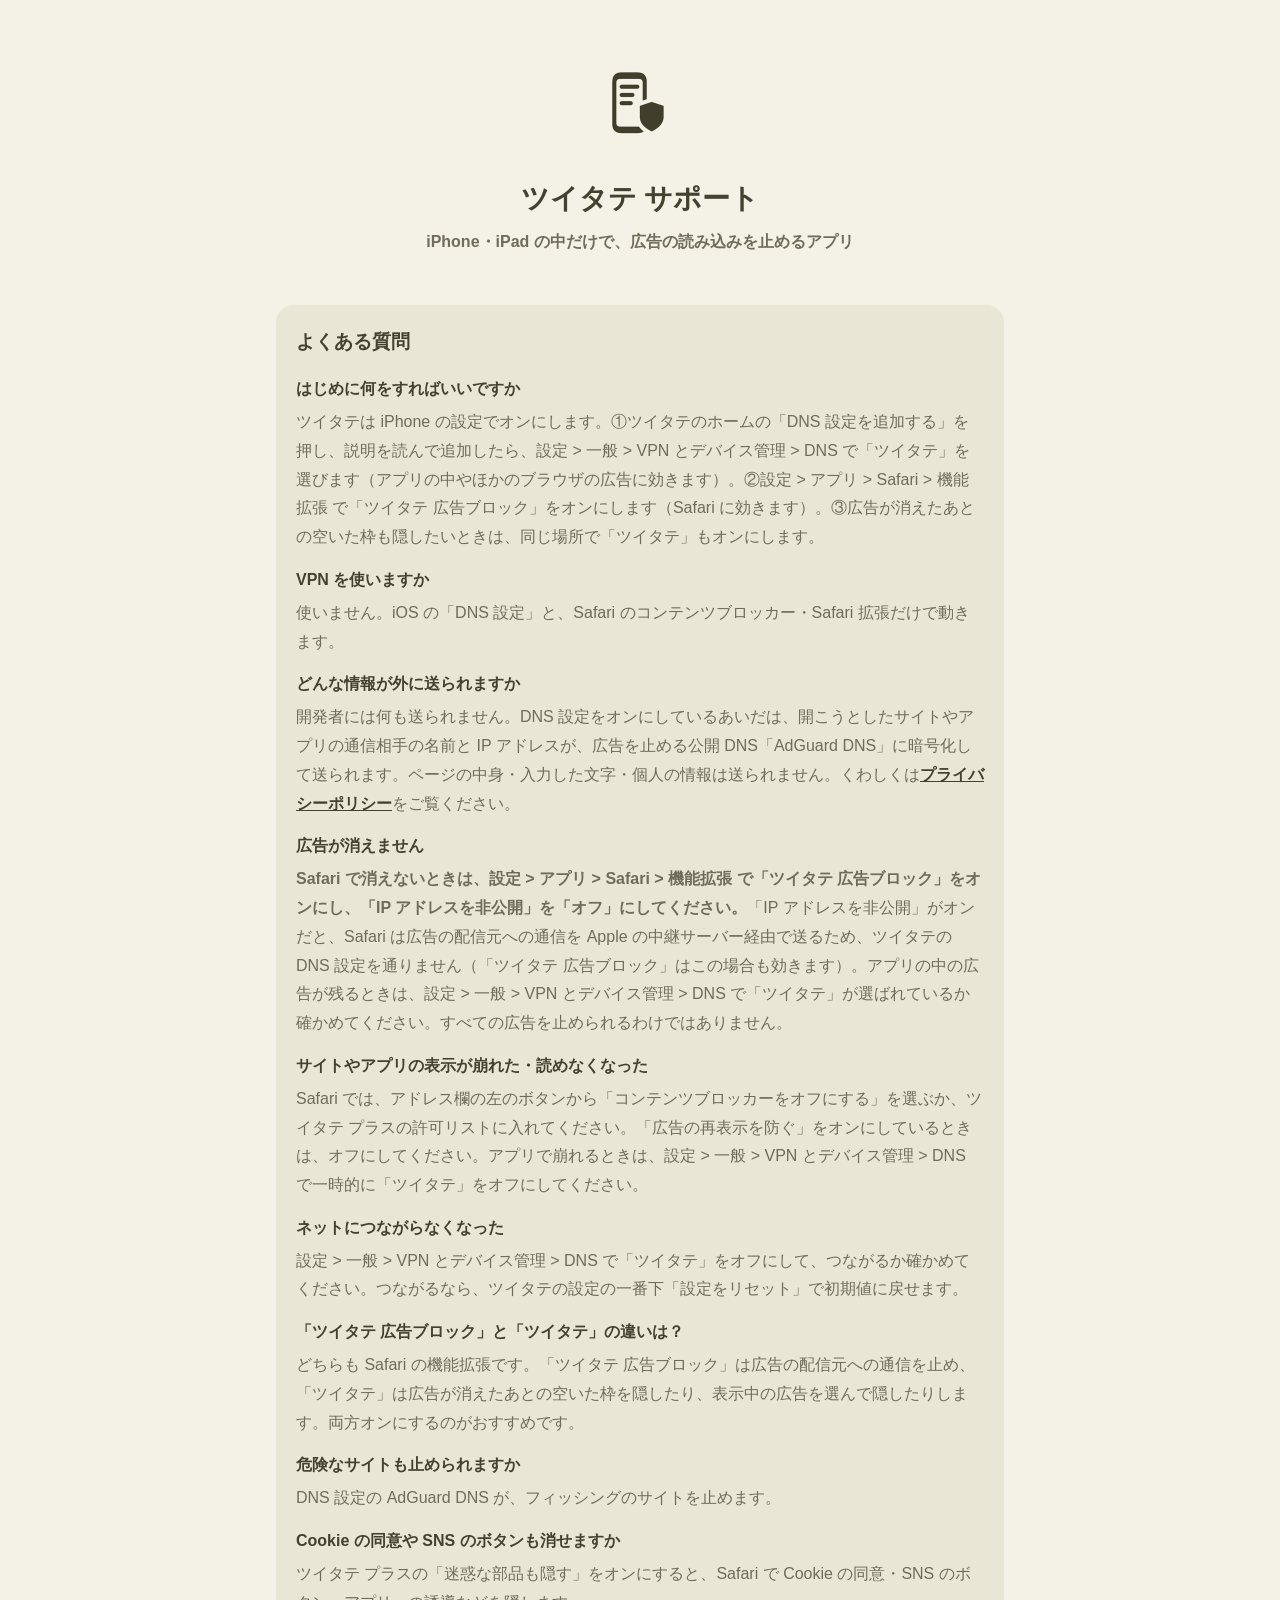
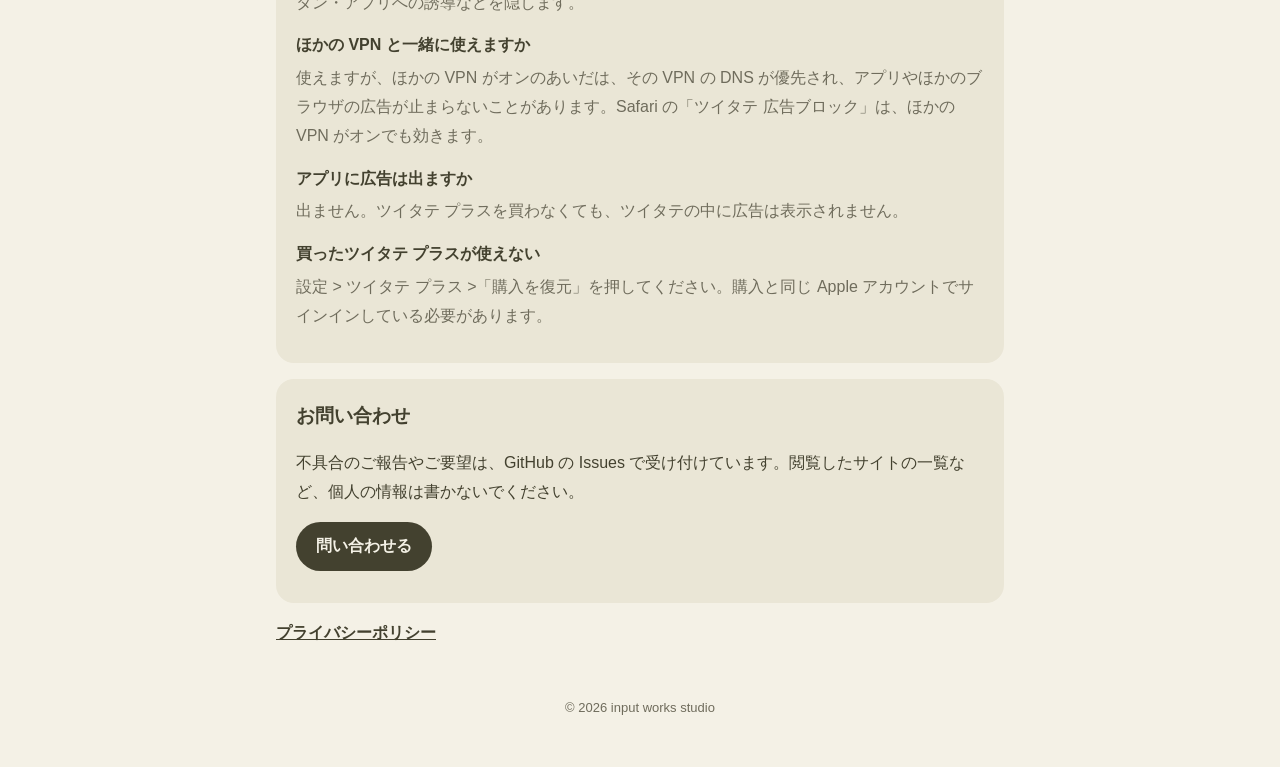
<file: index.html>
<!doctype html>
<html lang="ja">
<head>
  <meta charset="utf-8">
  <meta name="viewport" content="width=device-width, initial-scale=1">
  <meta name="description" content="広告ブロックアプリ「ツイタテ」のサポートページです。">
  <title>ツイタテ サポート</title>
  <link rel="stylesheet" href="styles.css">
</head>
<body>
  <header class="hero">
    <div class="wrap">
      <img src="icon.png" alt="ツイタテのアイコン">
      <h1>ツイタテ サポート</h1>
      <p class="eyebrow">iPhone・iPad の中だけで、広告の読み込みを止めるアプリ</p>
    </div>
  </header>
  <main class="wrap">
    <section>
      <h2>よくある質問</h2>
      <dl class="qa">
        <dt>はじめに何をすればいいですか</dt>
        <dd>ツイタテは iPhone の設定でオンにします。①ツイタテのホームの「DNS 設定を追加する」を押し、説明を読んで追加したら、設定 &gt; 一般 &gt; VPN とデバイス管理 &gt; DNS で「ツイタテ」を選びます（アプリの中やほかのブラウザの広告に効きます）。②設定 &gt; アプリ &gt; Safari &gt; 機能拡張 で「ツイタテ 広告ブロック」をオンにします（Safari に効きます）。③広告が消えたあとの空いた枠も隠したいときは、同じ場所で「ツイタテ」もオンにします。</dd>
        <dt>VPN を使いますか</dt>
        <dd>使いません。iOS の「DNS 設定」と、Safari のコンテンツブロッカー・Safari 拡張だけで動きます。</dd>
        <dt>どんな情報が外に送られますか</dt>
        <dd>開発者には何も送られません。DNS 設定をオンにしているあいだは、開こうとしたサイトやアプリの通信相手の名前と IP アドレスが、広告を止める公開 DNS「AdGuard DNS」に暗号化して送られます。ページの中身・入力した文字・個人の情報は送られません。くわしくは<a href="privacy.html">プライバシーポリシー</a>をご覧ください。</dd>
        <dt>広告が消えません</dt>
        <dd><strong>Safari で消えないときは、設定 &gt; アプリ &gt; Safari &gt; 機能拡張 で「ツイタテ 広告ブロック」をオンにし、「IP アドレスを非公開」を「オフ」にしてください。</strong>「IP アドレスを非公開」がオンだと、Safari は広告の配信元への通信を Apple の中継サーバー経由で送るため、ツイタテの DNS 設定を通りません（「ツイタテ 広告ブロック」はこの場合も効きます）。アプリの中の広告が残るときは、設定 &gt; 一般 &gt; VPN とデバイス管理 &gt; DNS で「ツイタテ」が選ばれているか確かめてください。すべての広告を止められるわけではありません。</dd>
        <dt>サイトやアプリの表示が崩れた・読めなくなった</dt>
        <dd>Safari では、アドレス欄の左のボタンから「コンテンツブロッカーをオフにする」を選ぶか、ツイタテ プラスの許可リストに入れてください。「広告の再表示を防ぐ」をオンにしているときは、オフにしてください。アプリで崩れるときは、設定 &gt; 一般 &gt; VPN とデバイス管理 &gt; DNS で一時的に「ツイタテ」をオフにしてください。</dd>
        <dt>ネットにつながらなくなった</dt>
        <dd>設定 &gt; 一般 &gt; VPN とデバイス管理 &gt; DNS で「ツイタテ」をオフにして、つながるか確かめてください。つながるなら、ツイタテの設定の一番下「設定をリセット」で初期値に戻せます。</dd>
        <dt>「ツイタテ 広告ブロック」と「ツイタテ」の違いは？</dt>
        <dd>どちらも Safari の機能拡張です。「ツイタテ 広告ブロック」は広告の配信元への通信を止め、「ツイタテ」は広告が消えたあとの空いた枠を隠したり、表示中の広告を選んで隠したりします。両方オンにするのがおすすめです。</dd>
        <dt>危険なサイトも止められますか</dt>
        <dd>DNS 設定の AdGuard DNS が、フィッシングのサイトを止めます。</dd>
        <dt>Cookie の同意や SNS のボタンも消せますか</dt>
        <dd>ツイタテ プラスの「迷惑な部品も隠す」をオンにすると、Safari で Cookie の同意・SNS のボタン・アプリへの誘導などを隠します。</dd>
        <dt>ほかの VPN と一緒に使えますか</dt>
        <dd>使えますが、ほかの VPN がオンのあいだは、その VPN の DNS が優先され、アプリやほかのブラウザの広告が止まらないことがあります。Safari の「ツイタテ 広告ブロック」は、ほかの VPN がオンでも効きます。</dd>
        <dt>アプリに広告は出ますか</dt>
        <dd>出ません。ツイタテ プラスを買わなくても、ツイタテの中に広告は表示されません。</dd>
        <dt>買ったツイタテ プラスが使えない</dt>
        <dd>設定 &gt; ツイタテ プラス &gt;「購入を復元」を押してください。購入と同じ Apple アカウントでサインインしている必要があります。</dd>
      </dl>
    </section>
    <section>
      <h2>お問い合わせ</h2>
      <p>不具合のご報告やご要望は、GitHub の Issues で受け付けています。閲覧したサイトの一覧など、個人の情報は書かないでください。</p>
      <p><a class="button" href="https://github.com/ma2-ma2/Tsuitate-Support/issues/new/choose">問い合わせる</a></p>
    </section>
    <p><a href="privacy.html">プライバシーポリシー</a></p>
  </main>
  <footer>© 2026 input works studio</footer>
</body>
</html>
</file>
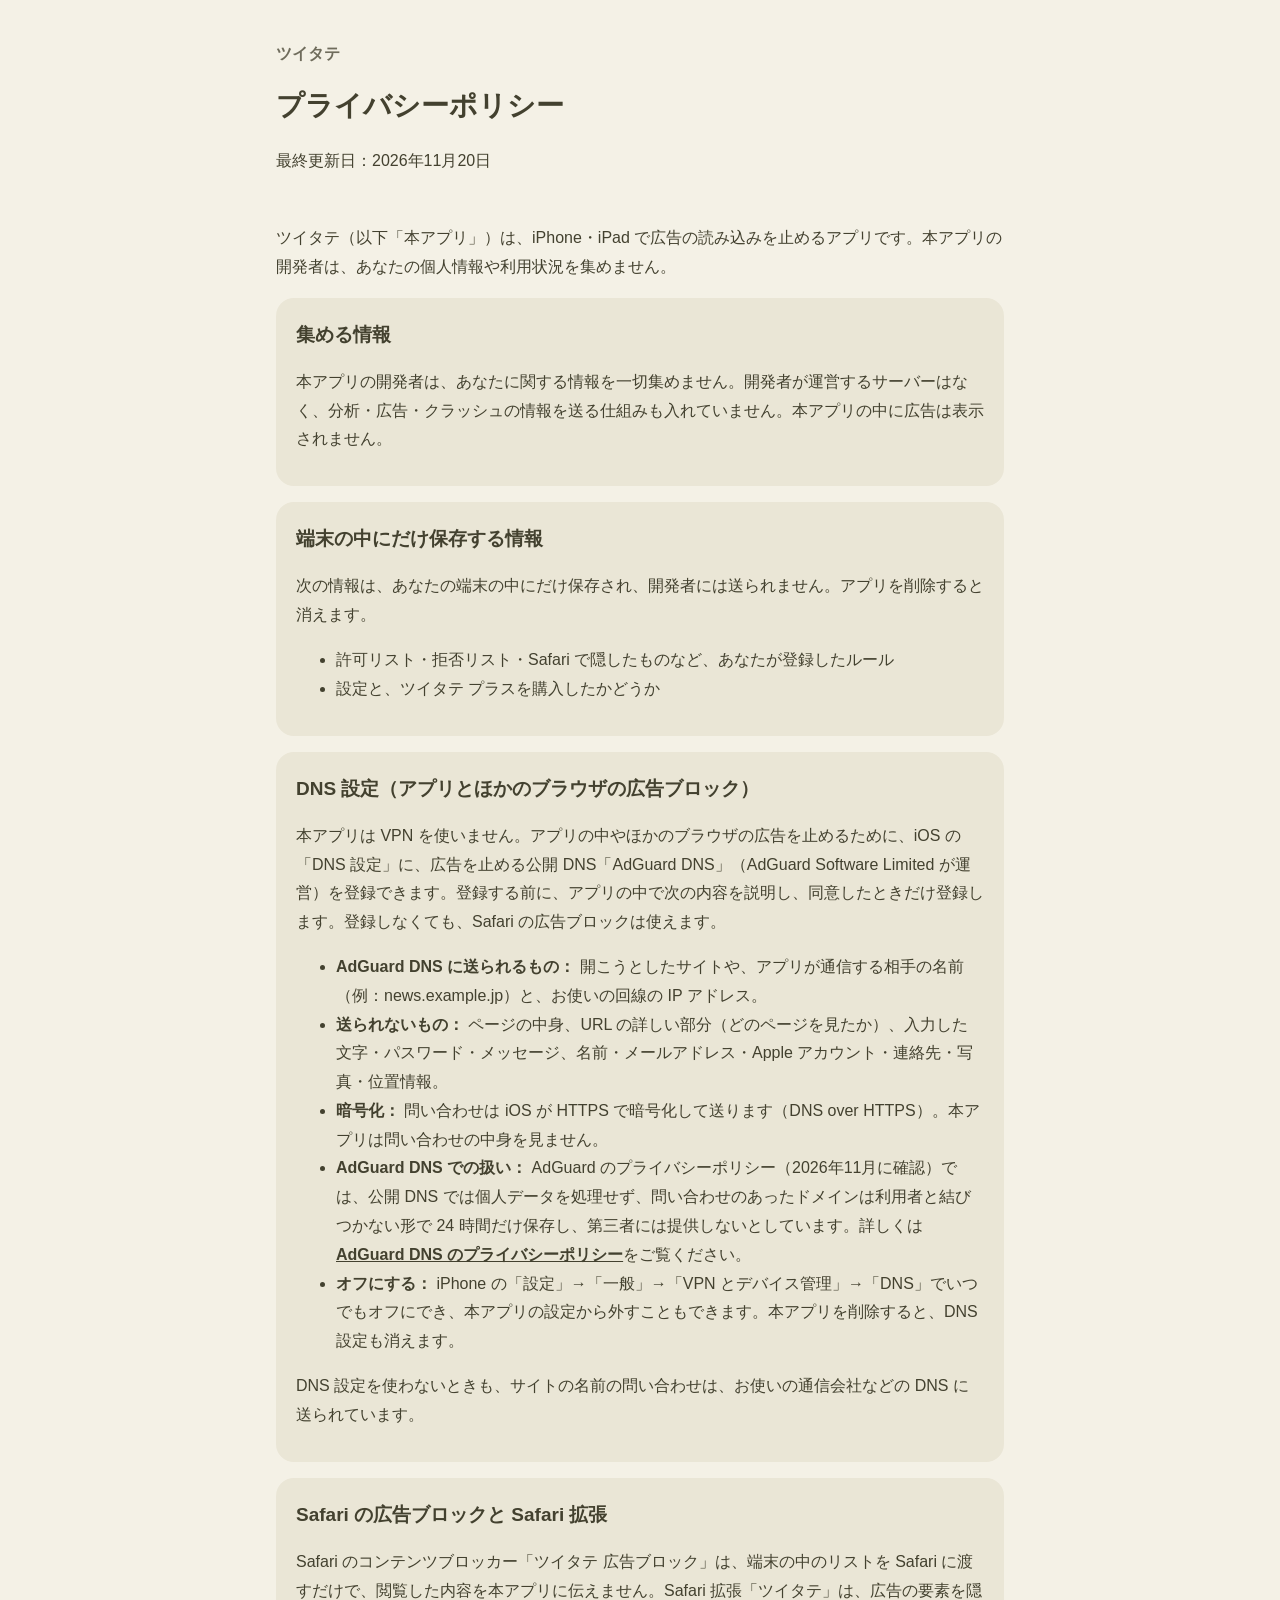
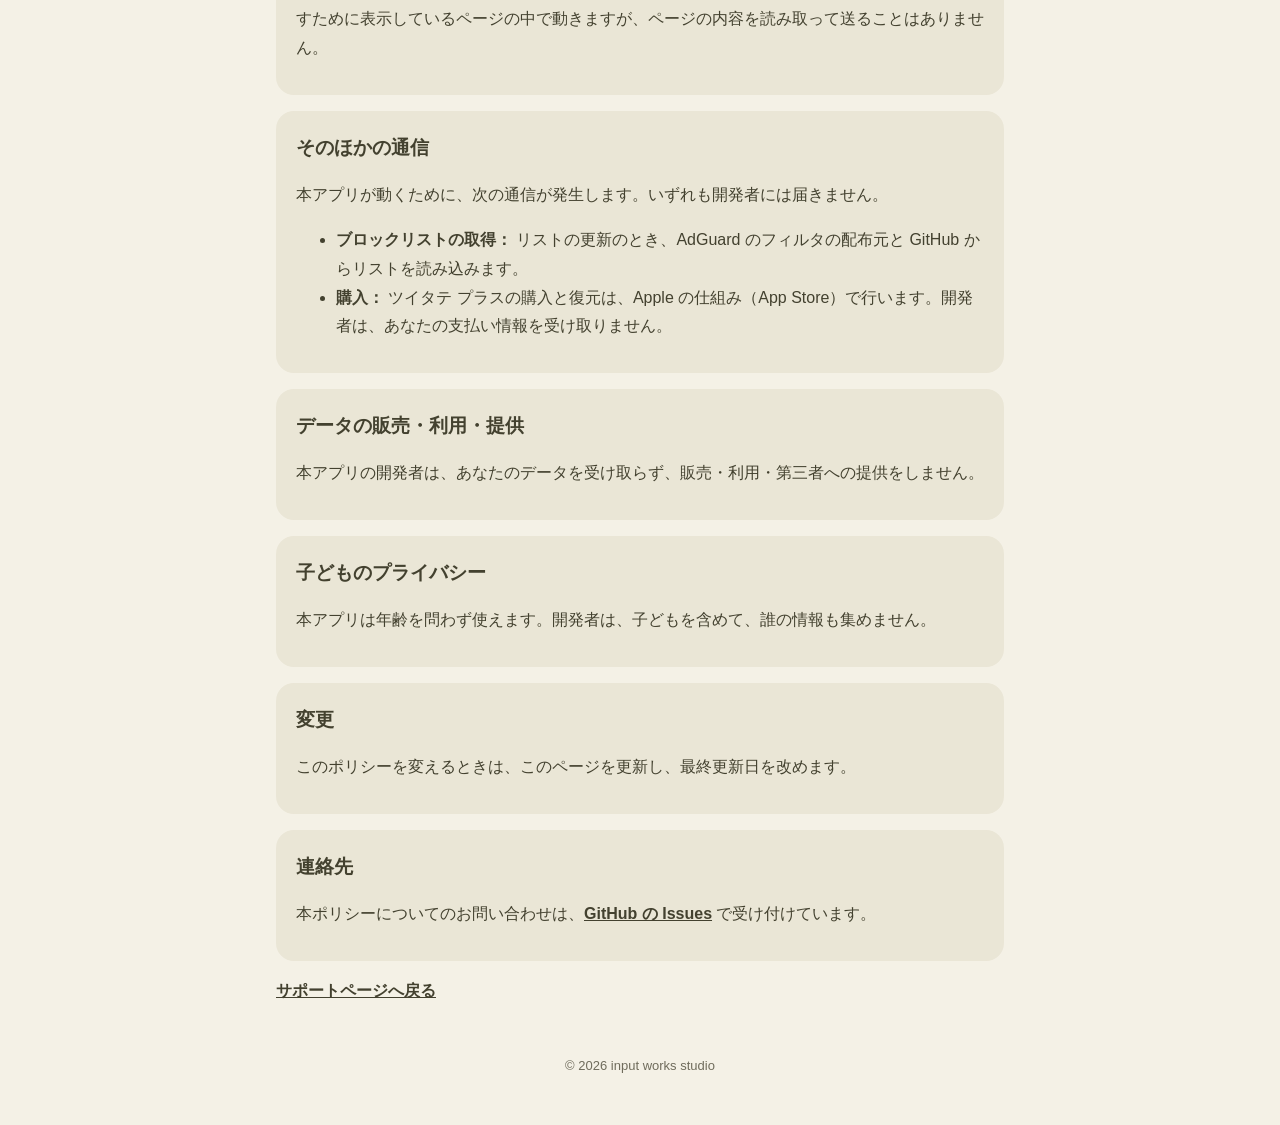
<file: privacy.html>
<!doctype html>
<html lang="ja">
<head>
  <meta charset="utf-8">
  <meta name="viewport" content="width=device-width, initial-scale=1">
  <meta name="description" content="広告ブロックアプリ「ツイタテ」のプライバシーポリシーです。">
  <title>プライバシーポリシー — ツイタテ</title>
  <link rel="stylesheet" href="styles.css">
</head>
<body>
  <header class="hero compact">
    <div class="wrap">
      <p class="eyebrow">ツイタテ</p>
      <h1>プライバシーポリシー</h1>
      <p>最終更新日：2026年11月20日</p>
    </div>
  </header>
  <main class="wrap policy">
    <p>ツイタテ（以下「本アプリ」）は、iPhone・iPad で広告の読み込みを止めるアプリです。本アプリの開発者は、あなたの個人情報や利用状況を集めません。</p>
    <section>
      <h2>集める情報</h2>
      <p>本アプリの開発者は、あなたに関する情報を一切集めません。開発者が運営するサーバーはなく、分析・広告・クラッシュの情報を送る仕組みも入れていません。本アプリの中に広告は表示されません。</p>
    </section>
    <section>
      <h2>端末の中にだけ保存する情報</h2>
      <p>次の情報は、あなたの端末の中にだけ保存され、開発者には送られません。アプリを削除すると消えます。</p>
      <ul>
        <li>許可リスト・拒否リスト・Safari で隠したものなど、あなたが登録したルール</li>
        <li>設定と、ツイタテ プラスを購入したかどうか</li>
      </ul>
    </section>
    <section>
      <h2>DNS 設定（アプリとほかのブラウザの広告ブロック）</h2>
      <p>本アプリは VPN を使いません。アプリの中やほかのブラウザの広告を止めるために、iOS の「DNS 設定」に、広告を止める公開 DNS「AdGuard DNS」（AdGuard Software Limited が運営）を登録できます。登録する前に、アプリの中で次の内容を説明し、同意したときだけ登録します。登録しなくても、Safari の広告ブロックは使えます。</p>
      <ul>
        <li><strong>AdGuard DNS に送られるもの：</strong> 開こうとしたサイトや、アプリが通信する相手の名前（例：news.example.jp）と、お使いの回線の IP アドレス。</li>
        <li><strong>送られないもの：</strong> ページの中身、URL の詳しい部分（どのページを見たか）、入力した文字・パスワード・メッセージ、名前・メールアドレス・Apple アカウント・連絡先・写真・位置情報。</li>
        <li><strong>暗号化：</strong> 問い合わせは iOS が HTTPS で暗号化して送ります（DNS over HTTPS）。本アプリは問い合わせの中身を見ません。</li>
        <li><strong>AdGuard DNS での扱い：</strong> AdGuard のプライバシーポリシー（2026年11月に確認）では、公開 DNS では個人データを処理せず、問い合わせのあったドメインは利用者と結びつかない形で 24 時間だけ保存し、第三者には提供しないとしています。詳しくは <a href="https://adguard-dns.io/en/privacy.html">AdGuard DNS のプライバシーポリシー</a>をご覧ください。</li>
        <li><strong>オフにする：</strong> iPhone の「設定」→「一般」→「VPN とデバイス管理」→「DNS」でいつでもオフにでき、本アプリの設定から外すこともできます。本アプリを削除すると、DNS 設定も消えます。</li>
      </ul>
      <p>DNS 設定を使わないときも、サイトの名前の問い合わせは、お使いの通信会社などの DNS に送られています。</p>
    </section>
    <section>
      <h2>Safari の広告ブロックと Safari 拡張</h2>
      <p>Safari のコンテンツブロッカー「ツイタテ 広告ブロック」は、端末の中のリストを Safari に渡すだけで、閲覧した内容を本アプリに伝えません。Safari 拡張「ツイタテ」は、広告の要素を隠すために表示しているページの中で動きますが、ページの内容を読み取って送ることはありません。</p>
    </section>
    <section>
      <h2>そのほかの通信</h2>
      <p>本アプリが動くために、次の通信が発生します。いずれも開発者には届きません。</p>
      <ul>
        <li><strong>ブロックリストの取得：</strong> リストの更新のとき、AdGuard のフィルタの配布元と GitHub からリストを読み込みます。</li>
        <li><strong>購入：</strong> ツイタテ プラスの購入と復元は、Apple の仕組み（App Store）で行います。開発者は、あなたの支払い情報を受け取りません。</li>
      </ul>
    </section>
    <section>
      <h2>データの販売・利用・提供</h2>
      <p>本アプリの開発者は、あなたのデータを受け取らず、販売・利用・第三者への提供をしません。</p>
    </section>
    <section>
      <h2>子どものプライバシー</h2>
      <p>本アプリは年齢を問わず使えます。開発者は、子どもを含めて、誰の情報も集めません。</p>
    </section>
    <section>
      <h2>変更</h2>
      <p>このポリシーを変えるときは、このページを更新し、最終更新日を改めます。</p>
    </section>
    <section>
      <h2>連絡先</h2>
      <p>本ポリシーについてのお問い合わせは、<a href="https://github.com/ma2-ma2/Tsuitate-Support/issues/new/choose">GitHub の Issues</a> で受け付けています。</p>
    </section>
    <p><a href="./">サポートページへ戻る</a></p>
  </main>
  <footer>© 2026 input works studio</footer>
</body>
</html>
</file>
<file: styles.css>
:root { --paper: #f4f1e6; --card: #eae6d6; --ink: #43412f; --sub: #6f6c5c; --line: #d8d3bf; }
@media (prefers-color-scheme: dark) { :root { --paper: #1f1e17; --card: #2b2a21; --ink: #e9e3cf; --sub: #b3ad98; --line: #3c3a2e; } }
* { box-sizing: border-box; }
body { margin: 0; background: var(--paper); color: var(--ink); font: 16px/1.8 -apple-system, "Hiragino Sans", "Hiragino Kaku Gothic ProN", sans-serif; }
.wrap { max-width: 760px; margin: 0 auto; padding: 0 16px; }
.hero { padding: 56px 0 32px; text-align: center; }
.hero.compact { text-align: left; padding: 40px 0 16px; }
.hero img { width: 96px; height: 96px; border-radius: 22px; }
.hero h1 { margin: 12px 0 4px; font-size: 28px; }
.eyebrow { margin: 0; color: var(--sub); font-weight: 600; }
h2 { font-size: 19px; margin: 32px 0 8px; }
section { background: var(--card); border-radius: 18px; padding: 4px 20px 16px; margin: 16px 0; }
section h2 { margin-top: 16px; }
a { color: var(--ink); font-weight: 600; }
.qa dt { font-weight: 700; margin-top: 14px; }
.qa dd { margin: 4px 0 0; color: var(--sub); }
.button { display: inline-block; background: var(--ink); color: var(--paper); padding: 10px 20px; border-radius: 999px; text-decoration: none; }
footer { color: var(--sub); font-size: 13px; text-align: center; padding: 32px 0 48px; }
</file>
